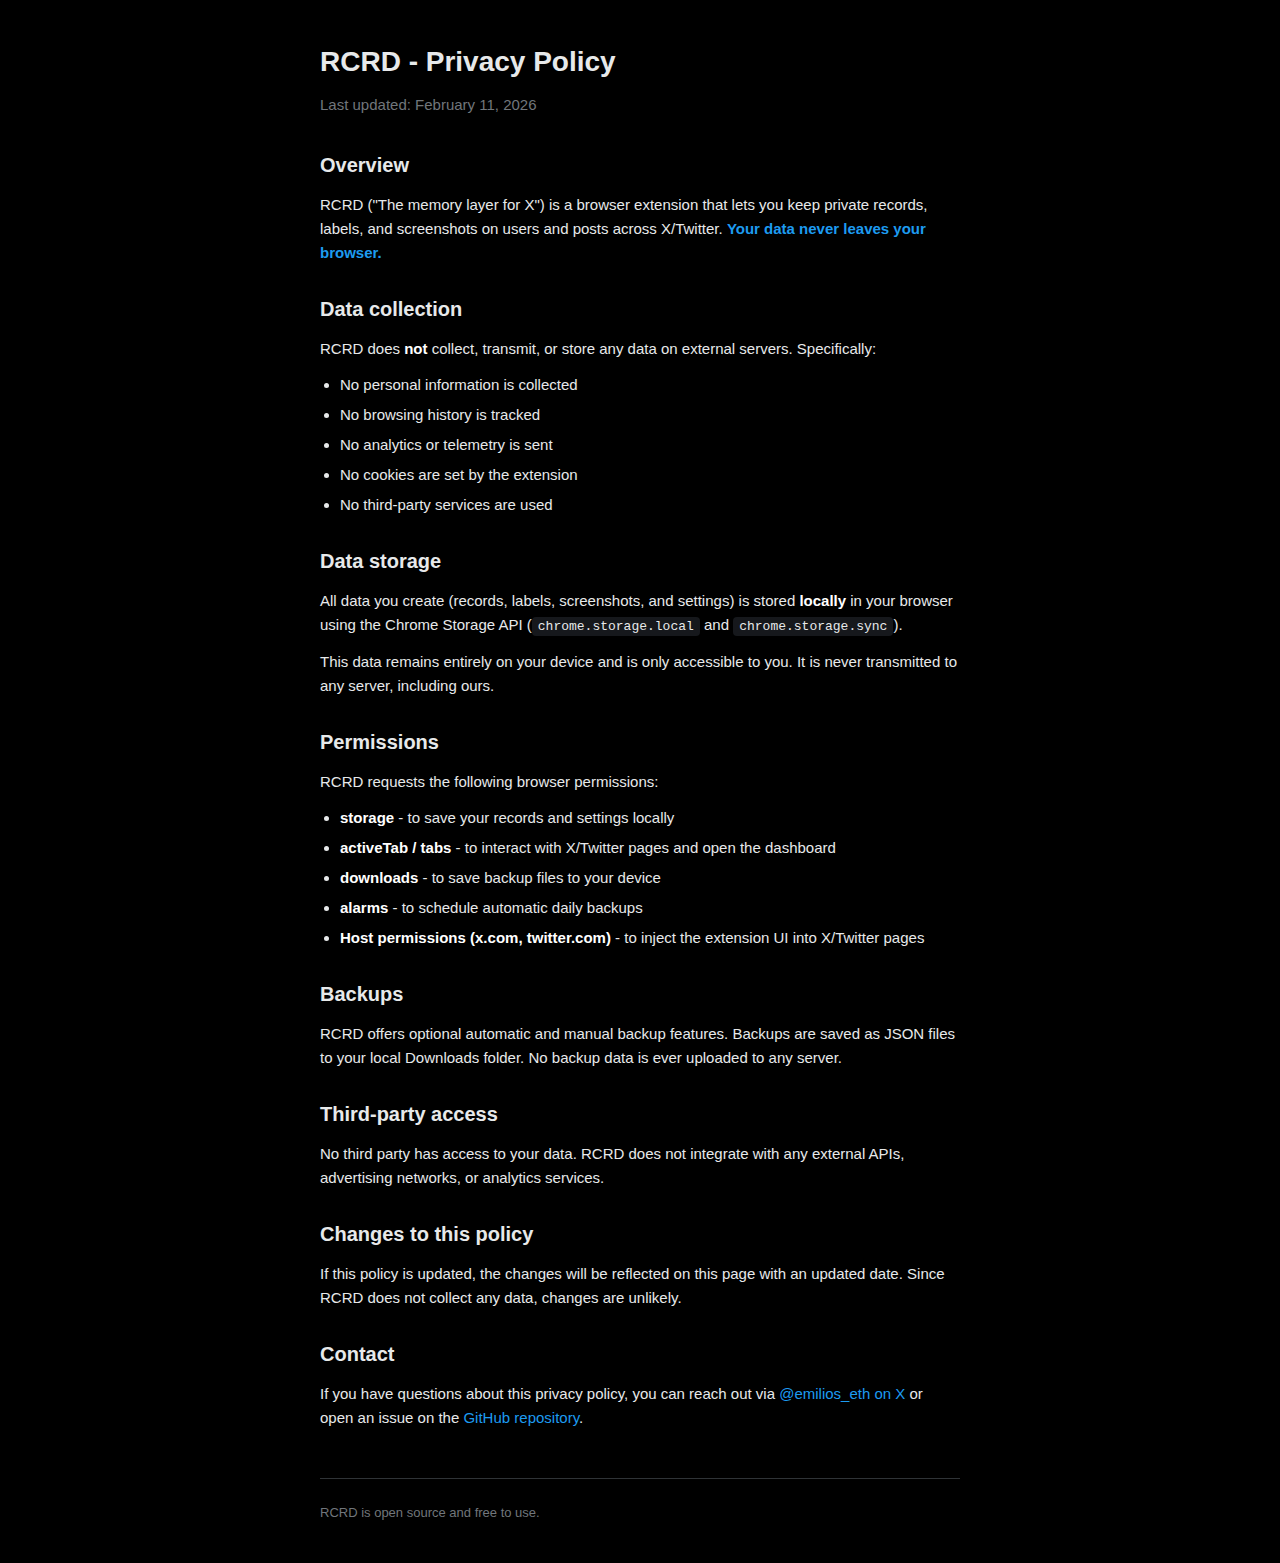
<file: docs/index.html>
﻿<!DOCTYPE html>
<html lang="en">
<head>
<meta charset="UTF-8">
<meta http-equiv="refresh" content="0;url=privacy.html">
<title>RCRD</title>
</head>
<body>
<p>Redirecting to <a href="privacy.html">Privacy Policy</a>...</p>
</body>
</html>
</file>
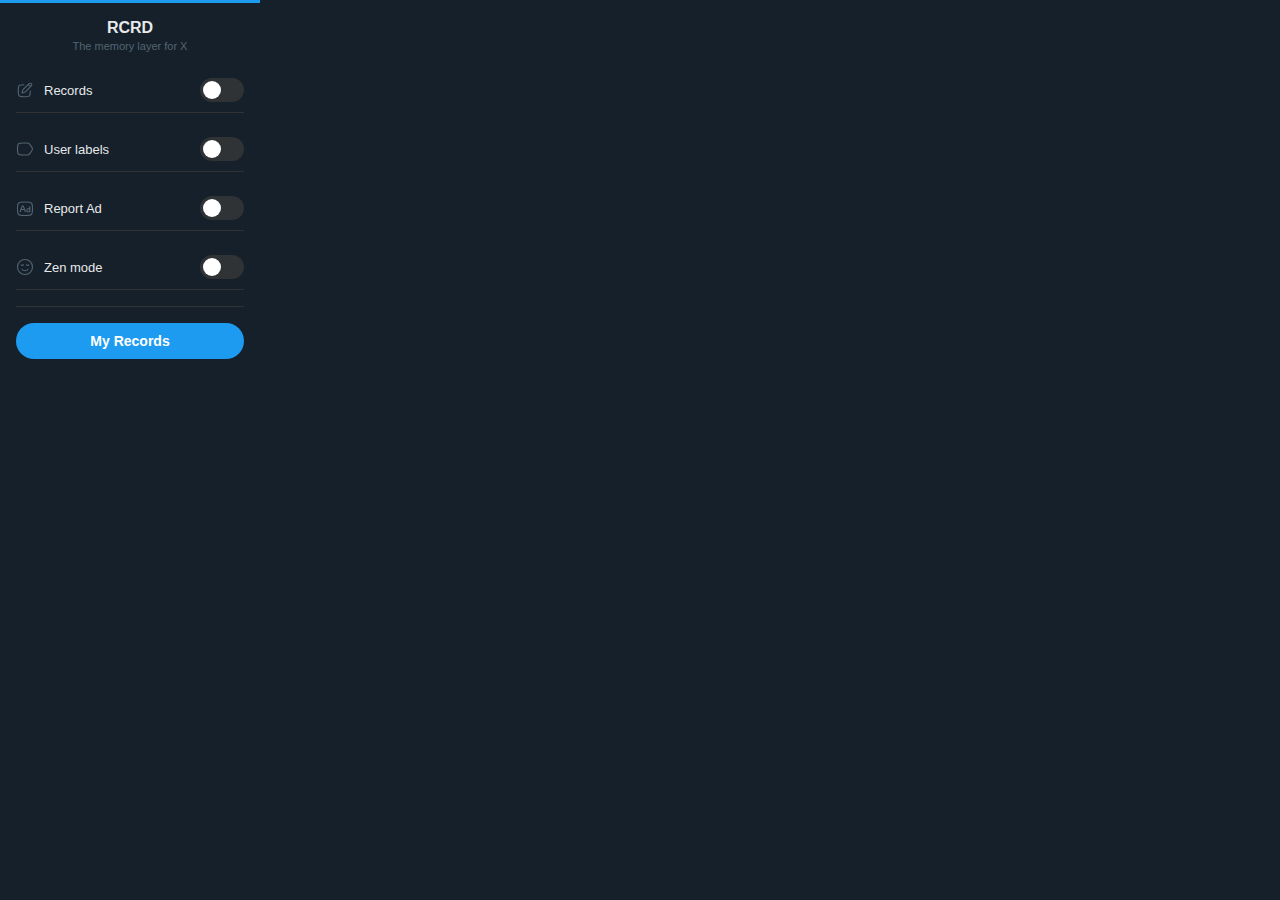
<file: popup.html>
<!DOCTYPE html>
<html>
<head>
  <style>
    * {
      box-sizing: border-box;
      margin: 0;
      padding: 0;
    }

    body {
      width: 260px;
      font-family: -apple-system, BlinkMacSystemFont, "Segoe UI", Roboto, sans-serif;
      background: #15202b;
      color: #e7e9ea;
    }

    /* Blue accent bar at top */
    .accent-bar {
      height: 3px;
      background: #1d9bf0;
      width: 100%;
    }

    .container {
      display: flex;
      flex-direction: column;
      gap: 14px;
      padding: 16px;
    }

    .title-section {
      text-align: center;
      margin-bottom: 2px;
    }

    .title {
      font-size: 16px;
      font-weight: 700;
      color: #e7e9ea;
    }

    .tagline {
      font-size: 11px;
      color: #536471;
      margin-top: 3px;
    }

    .option {
      display: flex;
      align-items: center;
      justify-content: space-between;
      padding: 10px 0;
      border-bottom: 1px solid #2f3336;
    }

    .option:last-child {
      border-bottom: none;
    }

    .option-left {
      display: flex;
      align-items: center;
      gap: 10px;
    }

    .option-icon {
      display: flex;
      align-items: center;
      justify-content: center;
      color: #536471;
    }

    .option-icon svg {
      width: 18px;
      height: 18px;
    }

    .option-label {
      font-size: 13px;
      font-weight: 500;
      color: #e7e9ea;
    }

    .toggle {
      position: relative;
      width: 44px;
      height: 24px;
      flex-shrink: 0;
    }

    .toggle input {
      opacity: 0;
      width: 0;
      height: 0;
    }

    .slider {
      position: absolute;
      cursor: pointer;
      top: 0;
      left: 0;
      right: 0;
      bottom: 0;
      background-color: #2f3336;
      transition: 0.3s;
      border-radius: 24px;
    }

    .slider:before {
      position: absolute;
      content: "";
      height: 18px;
      width: 18px;
      left: 3px;
      bottom: 3px;
      background-color: white;
      transition: 0.3s;
      border-radius: 50%;
    }

    input:checked + .slider {
      background-color: #1d9bf0;
    }

    input:checked + .slider:before {
      transform: translateX(20px);
    }

    .divider {
      height: 1px;
      background: #2f3336;
      margin: 2px 0;
    }

    .export-btn {
      width: 100%;
      padding: 10px 16px;
      background: #1d9bf0;
      border: none;
      color: #fff;
      border-radius: 9999px;
      font-family: inherit;
      font-size: 14px;
      font-weight: 700;
      cursor: pointer;
      transition: background 0.2s;
    }

    .export-btn:hover {
      background: #1a8cd8;
    }
  </style>
</head>
<body>
  <div class="accent-bar"></div>
  <div class="container">
    <div class="title-section">
      <div class="title">RCRD</div>
      <div class="tagline">The memory layer for X</div>
    </div>
    <div class="option" title="Keep records on users and their posts on your TL">
      <div class="option-left">
        <span class="option-icon"><svg xmlns="http://www.w3.org/2000/svg" viewBox="0 0 24 24" fill="none"><path d="M16.425 4.605L17.415 3.615C18.235 2.795 19.565 2.795 20.385 3.615C21.205 4.435 21.205 5.765 20.385 6.585L19.395 7.575M16.425 4.605L9.766 11.264C9.258 11.772 8.898 12.408 8.724 13.104L8 16L10.896 15.276C11.592 15.102 12.228 14.742 12.736 14.234L19.395 7.575M16.425 4.605L19.395 7.575" stroke="currentColor" stroke-linejoin="round" stroke-width="1.5"/><path d="M19 13.5C19 16.787 19 18.431 18.092 19.538C17.926 19.74 17.74 19.926 17.538 20.092C16.431 21 14.787 21 11.5 21H11C7.229 21 5.343 21 4.172 19.828C3 18.657 3 16.771 3 13V12.5C3 9.213 3 7.569 3.908 6.462C4.074 6.26 4.26 6.074 4.462 5.908C5.569 5 7.213 5 10.5 5" stroke="currentColor" stroke-linecap="round" stroke-linejoin="round" stroke-width="1.5"/></svg></span>
        <span class="option-label">Records</span>
      </div>
      <label class="toggle">
        <input type="checkbox" id="toggleNotes">
        <span class="slider"></span>
      </label>
    </div>
    <div class="option" title="See the labels you have added next to the user's name on your TL">
      <div class="option-left">
        <span class="option-icon"><svg xmlns="http://www.w3.org/2000/svg" viewBox="0 0 24 24" fill="none"><path d="M2 12C2 8.229 2 6.343 3.172 5.172C4.343 4 6.229 4 10 4H13C14.963 4 15.944 4 16.789 4.422C17.633 4.845 18.222 5.63 19.4 7.2C21.133 9.511 22 10.667 22 12C22 13.333 21.133 14.489 19.4 16.8C18.222 18.37 17.633 19.155 16.789 19.578C15.944 20 14.963 20 13 20H10C6.229 20 4.343 20 3.172 18.828C2 17.657 2 15.771 2 12Z" stroke="currentColor" stroke-width="1.5"/></svg></span>
        <span class="option-label">User labels</span>
      </div>
      <label class="toggle">
        <input type="checkbox" id="toggleLabels">
        <span class="slider"></span>
      </label>
    </div>
    <div class="option" title="Report an undisclosed Ad faster in a few clicks">
      <div class="option-left">
        <span class="option-icon"><svg xmlns="http://www.w3.org/2000/svg" viewBox="0 0 24 24" fill="none"><path d="M5.506 16.992L8.031 10.029C8.491 9.062 9.193 8.263 9.998 10.18C10.741 11.95 11.849 15.19 12.503 16.995M6.653 14.002H11.322" stroke="currentColor" stroke-linecap="round" stroke-linejoin="round" stroke-width="1.5"/><path d="M3.464 5.318C2 6.636 2 8.757 2 13C2 17.243 2 19.364 3.464 20.682C4.929 22 7.286 22 12 22C16.714 22 19.071 22 20.536 20.682C22 19.364 22 17.243 22 13C22 8.757 22 6.636 20.536 5.318C19.071 4 16.714 4 12 4C7.286 4 4.929 4 3.464 5.318Z" stroke="currentColor" stroke-linecap="round" stroke-linejoin="round" stroke-width="1.5"/><path d="M18.484 9.987V12.982M18.484 12.982V16.925M18.484 12.982H16.466C16.226 12.982 15.989 13.026 15.765 13.113C14.071 13.77 14.071 16.212 15.765 16.87C15.989 16.957 16.226 17.001 16.466 17.001H18.484" stroke="currentColor" stroke-linecap="round" stroke-linejoin="round" stroke-width="1.5"/></svg></span>
        <span class="option-label">Report Ad</span>
      </div>
      <label class="toggle">
        <input type="checkbox" id="toggleReportAd">
        <span class="slider"></span>
      </label>
    </div>
    <div class="option" title="Change your scrolling experience and focus on the content, not the clout">
      <div class="option-left">
        <span class="option-icon"><svg xmlns="http://www.w3.org/2000/svg" viewBox="0 0 24 24" fill="none"><circle cx="12" cy="12" r="10" stroke="currentColor" stroke-linecap="round" stroke-linejoin="round" stroke-width="1.5"/><path d="M7 9C7.209 9.583 7.775 10 8.439 10C9.104 10 9.669 9.583 9.878 9M14.122 9C14.331 9.583 14.896 10 15.561 10C16.225 10 16.791 9.583 17 9" stroke="currentColor" stroke-linecap="round" stroke-linejoin="round" stroke-width="1.5"/><path d="M8 15C8.912 16.214 10.364 17 12 17C13.636 17 15.088 16.214 16 15" stroke="currentColor" stroke-linecap="round" stroke-linejoin="round" stroke-width="1.5"/></svg></span>
        <span class="option-label">Zen mode</span>
      </div>
      <label class="toggle">
        <input type="checkbox" id="toggleMetrics">
        <span class="slider"></span>
      </label>
    </div>
    <div class="divider"></div>
    <button class="export-btn" id="exportBtn">My Records</button>
  </div>
  <script src="popup.js"></script>
</body>
</html>
</file>
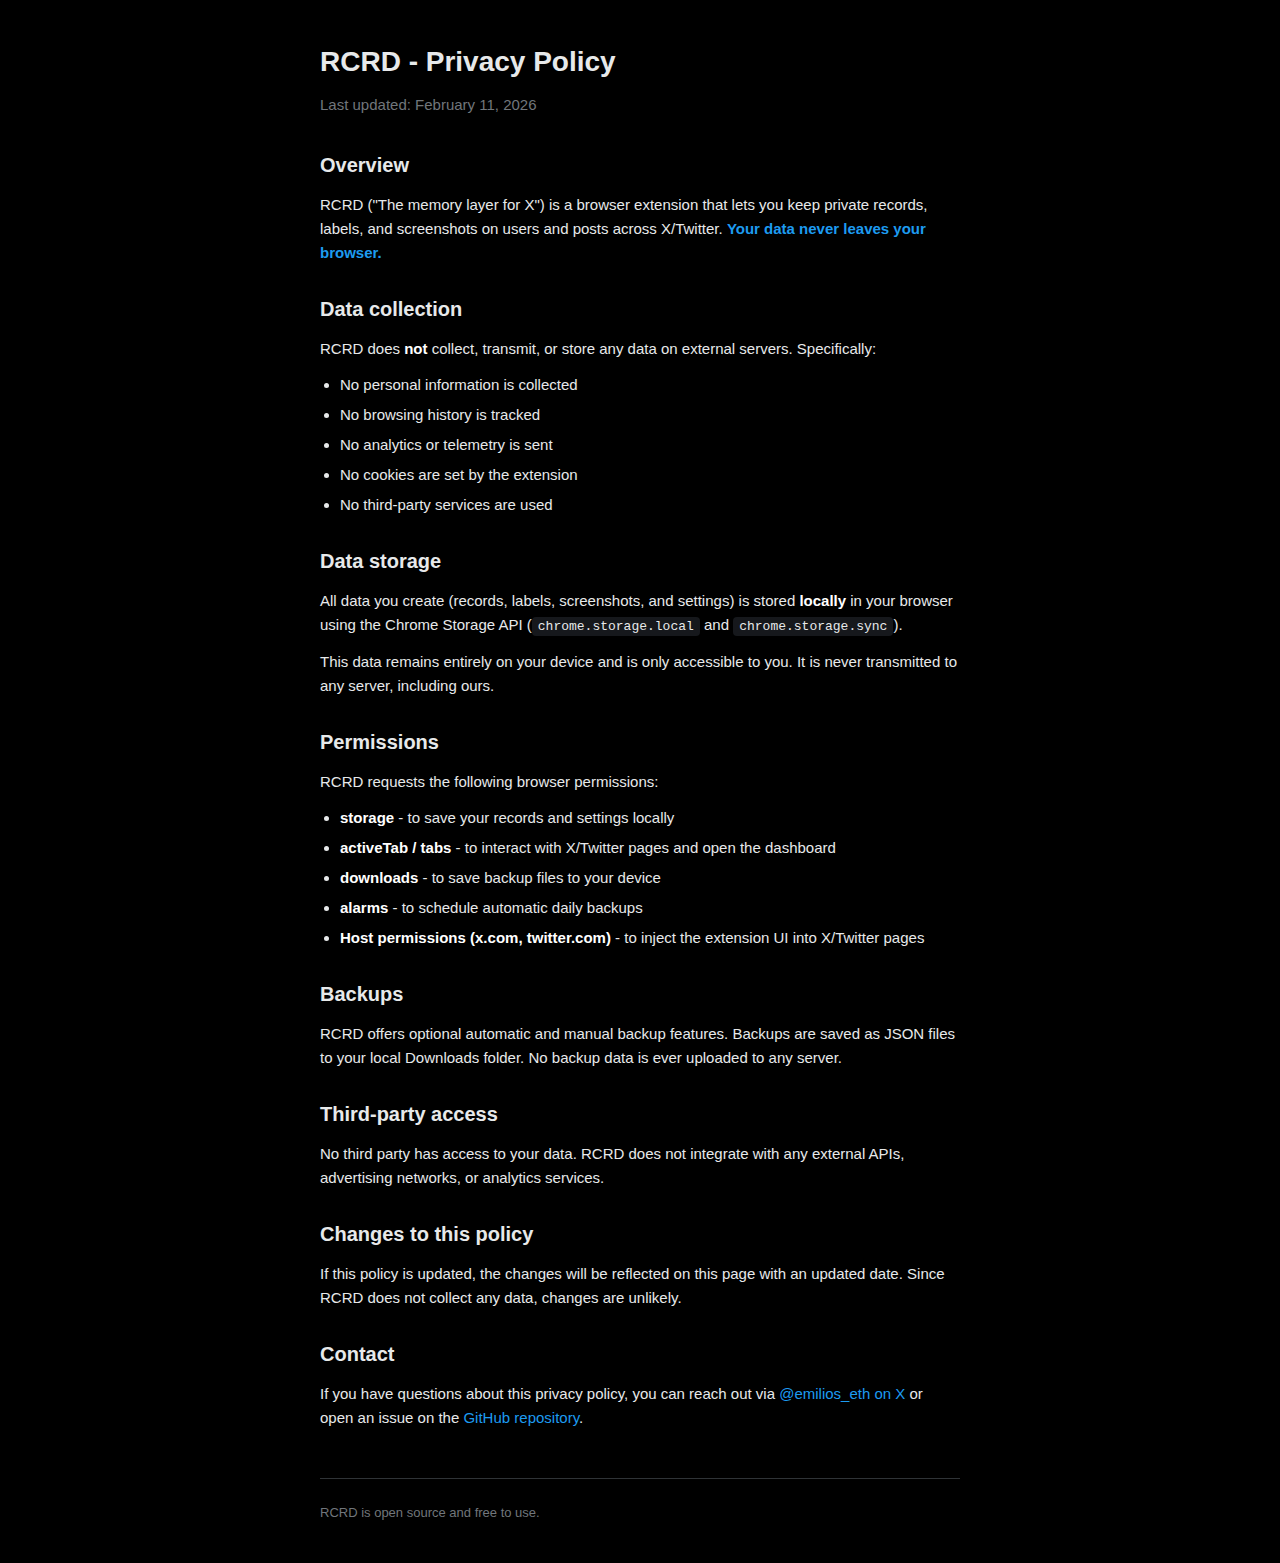
<file: docs/privacy.html>
﻿<!DOCTYPE html>
<html lang="en">
<head>
<meta charset="UTF-8">
<meta name="viewport" content="width=device-width, initial-scale=1.0">
<title>RCRD - Privacy Policy</title>
<style>
*{margin:0;padding:0;box-sizing:border-box}
body{font-family:-apple-system,BlinkMacSystemFont,"Segoe UI",Roboto,Helvetica,Arial,sans-serif;background:#000;color:#e7e9ea;line-height:1.6;padding:40px 20px}
.container{max-width:640px;margin:0 auto}
h1{font-size:28px;font-weight:700;margin-bottom:8px}
.subtitle{color:#71767b;font-size:15px;margin-bottom:32px}
h2{font-size:20px;font-weight:700;margin-top:28px;margin-bottom:12px}
p,li{font-size:15px;color:#e7e9ea;margin-bottom:12px}
ul{padding-left:20px;margin-bottom:12px}
li{margin-bottom:6px}
.hl{color:#1d9bf0;font-weight:600}
.footer{margin-top:48px;padding-top:24px;border-top:1px solid #2f3336;color:#71767b;font-size:13px}
a{color:#1d9bf0;text-decoration:none}
a:hover{text-decoration:underline}
code{background:#16181c;padding:2px 6px;border-radius:4px;font-size:13px}
strong{color:#fff}
</style>
</head>
<body>
<div class="container">
<h1>RCRD - Privacy Policy</h1>
<p class="subtitle">Last updated: February 11, 2026</p>

<h2>Overview</h2>
<p>RCRD ("The memory layer for X") is a browser extension that lets you keep private records, labels, and screenshots on users and posts across X/Twitter. <span class="hl">Your data never leaves your browser.</span></p>

<h2>Data collection</h2>
<p>RCRD does <strong>not</strong> collect, transmit, or store any data on external servers. Specifically:</p>
<ul>
<li>No personal information is collected</li>
<li>No browsing history is tracked</li>
<li>No analytics or telemetry is sent</li>
<li>No cookies are set by the extension</li>
<li>No third-party services are used</li>
</ul>

<h2>Data storage</h2>
<p>All data you create (records, labels, screenshots, and settings) is stored <strong>locally</strong> in your browser using the Chrome Storage API (<code>chrome.storage.local</code> and <code>chrome.storage.sync</code>).</p>
<p>This data remains entirely on your device and is only accessible to you. It is never transmitted to any server, including ours.</p>

<h2>Permissions</h2>
<p>RCRD requests the following browser permissions:</p>
<ul>
<li><strong>storage</strong> - to save your records and settings locally</li>
<li><strong>activeTab / tabs</strong> - to interact with X/Twitter pages and open the dashboard</li>
<li><strong>downloads</strong> - to save backup files to your device</li>
<li><strong>alarms</strong> - to schedule automatic daily backups</li>
<li><strong>Host permissions (x.com, twitter.com)</strong> - to inject the extension UI into X/Twitter pages</li>
</ul>

<h2>Backups</h2>
<p>RCRD offers optional automatic and manual backup features. Backups are saved as JSON files to your local Downloads folder. No backup data is ever uploaded to any server.</p>

<h2>Third-party access</h2>
<p>No third party has access to your data. RCRD does not integrate with any external APIs, advertising networks, or analytics services.</p>

<h2>Changes to this policy</h2>
<p>If this policy is updated, the changes will be reflected on this page with an updated date. Since RCRD does not collect any data, changes are unlikely.</p>

<h2>Contact</h2>
<p>If you have questions about this privacy policy, you can reach out via <a href="https://x.com/emilios_eth" target="_blank">@emilios_eth on X</a> or open an issue on the <a href="https://github.com/emilios-eth/Emilios_browser_extension" target="_blank">GitHub repository</a>.</p>

<div class="footer">RCRD is open source and free to use.</div>
</div>
</body>
</html>
</file>
